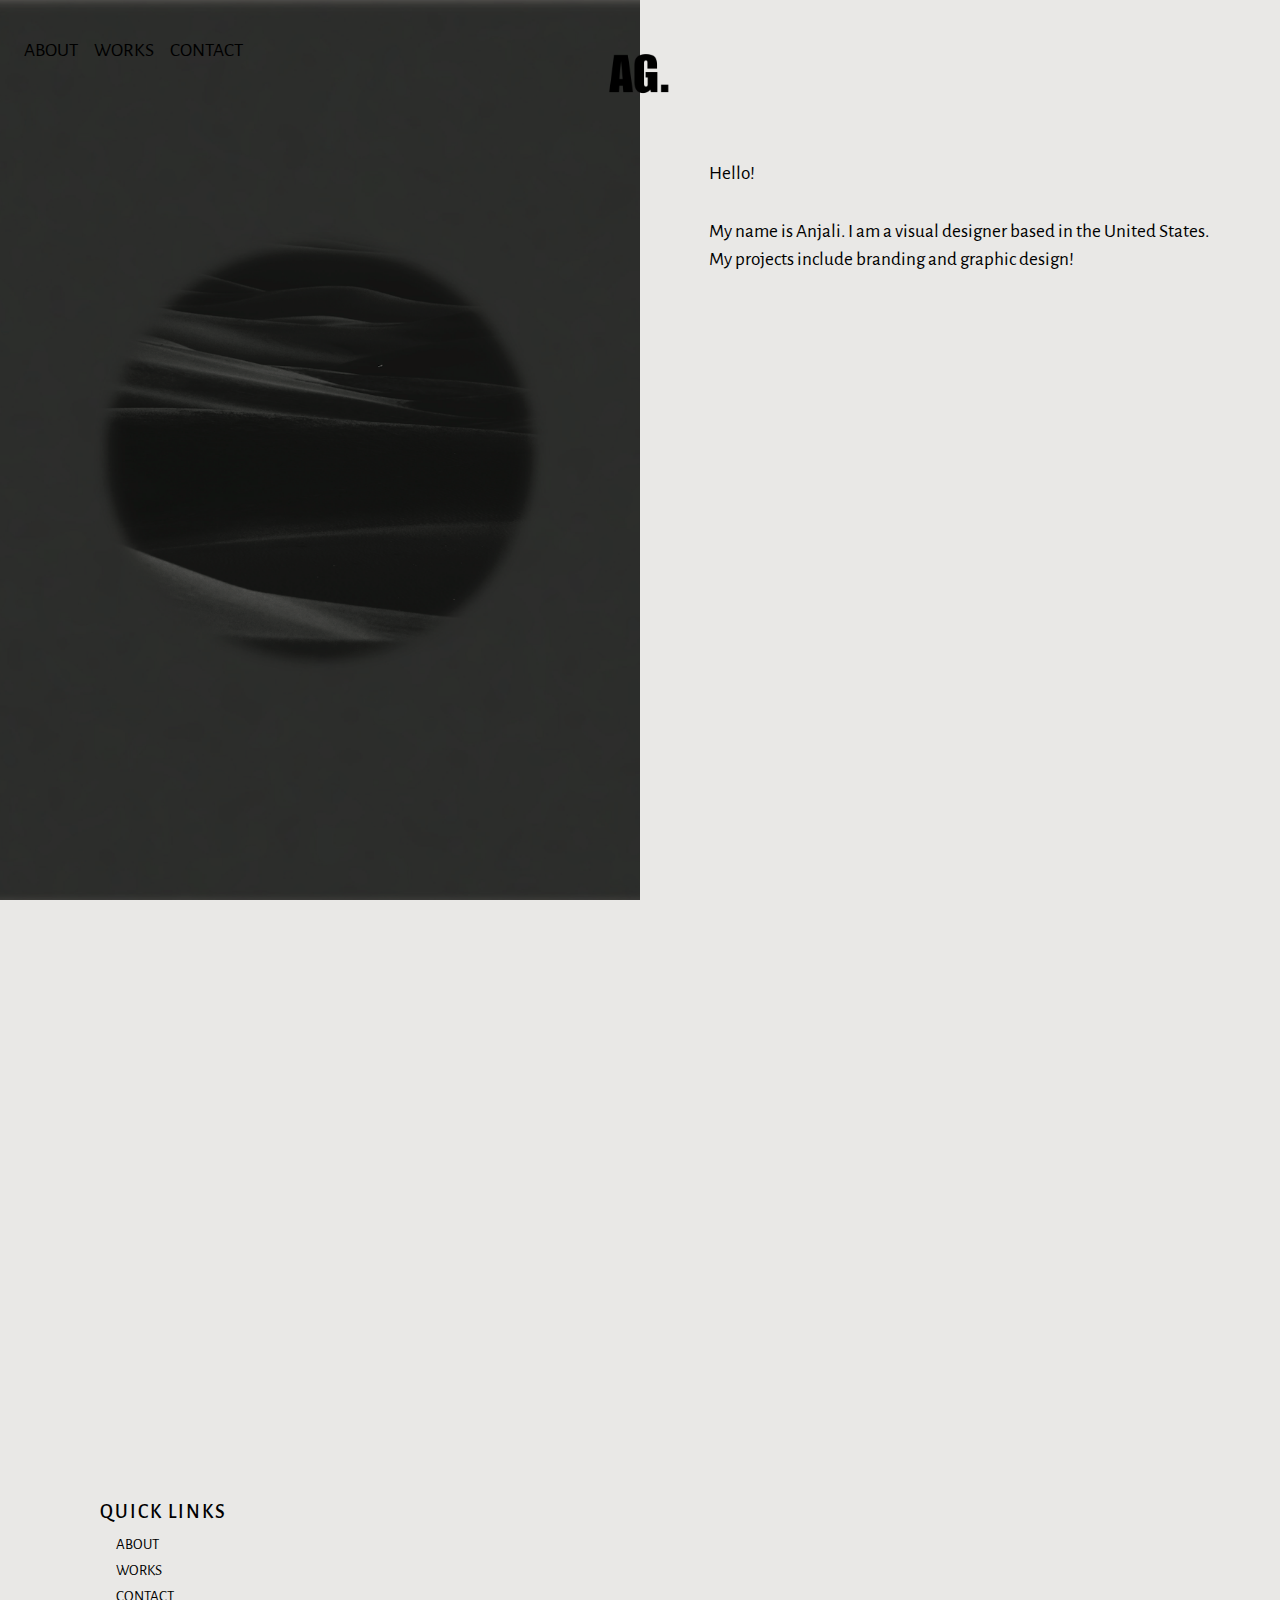
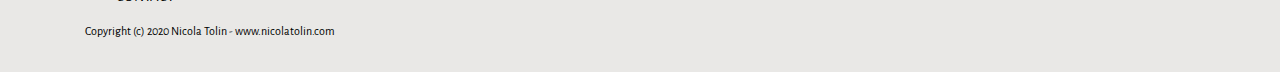
<file: index.html>
<!DOCTYPE html>
<html lang="en" class="no-js">
   <head>
      <!-- Meta -->
      <title>Home</title>
      <meta charset="UTF-8">
      <meta name="description" content="Free HTML template">
      <meta name="keywords" content="HTML, template, free">
      <meta name="author" content="Nicola Tolin">
      <meta name="viewport" content="width=device-width, initial-scale=1.0">
      <!-- Styles -->
      <link href="vendor/bootstrap/css/bootstrap.min.css" rel="stylesheet" type="text/css"/>
      <link href="vendor/animate/animate.css" rel="stylesheet" type="text/css"/>
      <link href="css/style.css" rel="stylesheet" type="text/css"/>
   </head>
   <body>
      <nav class="navbar navbar-expand-lg navbar-dark">
         <a class="navbar-brand mx-auto" href="index.html">
         <img src="img/Portfolio_logo.png" height="90" alt="Logo">
         </a>
         <div id="toggler" class="wrapper custom-toggler navbar-toggler" data-toggle="collapse" data-target=".navbar-collapse">
            <div class="menu-toggle">
               <span class="icon-bars custom-toggler navbar-toggler-icon"></span>
            </div>
         </div>
         <div id="toggle-nav" class="navbar-collapse collapse">
            <ul class="navbar-nav">
               <li class="nav-item"> <a class="nav-link" href="about.html">About</a> </li>
               <li class="nav-item"> <a class="nav-link" href="works.html">Works</a> </li>
               <li class="nav-item"> <a class="nav-link" href="contact.html">Contact</a> </li>
            </ul>
            <div id="social"><p>AG.</p></div>
         </div>
      </nav>
      <div class="Container">
         <div class="Content">
            <div class="Wrapper">
               <div class="LeftContent col-xl-6 col-sm-12 split-image-left background-1">
               </div>
               <div class="RightContent col-xl-6 col-sm-12 split-image-right">
                  <div class="row justify-content-center">
                     <div class="col-9">
                        <div class="row">
                           <div class="">
                              <p>Hello! 
                                 <br><br>
                                 My name is Anjali. I am a visual designer based in the United
                                 States. My projects include branding and graphic design!
                           </div>
                        </div>
                     </div>
                  </div>
               </div>
            </div>
         </div>
      </div>
      <!-- Javascript -->
      <script src="vendor/jquery.min.js"></script>
      <script src="vendor/bootstrap/js/bootstrap.min.js"></script>
      <script src="vendor/wow/wow.js"></script>
      <script src="js/script.js"></script>
      <script>
         new WOW().init();
      </script>
      <!-- End Javascript -->
   </body>
   <!-- Site footer -->
   <footer class="site-footer">
      <div class="container">
          <div class="col-sm-12 col-md-6">
            <h6>Quick Links</h6>
            <ul class="footer-links">
               <a class="nav-link" href="about.html">About</a>
               <a class="nav-link" href="works.html">Works</a>
               <a class="nav-link" href="contact.html">Contact</a>
            </ul>
          </div>
      </div>
      <div class="container">
         <div class="row">
            <div class="col-md-8 col-sm-6 col-xs-12"">
               <p class="copyright-text">Copyright (c) 2020 Nicola Tolin - www.nicolatolin.com</p>
            </div>
         </div>
      </div>
   </footer>
</html>
</file>
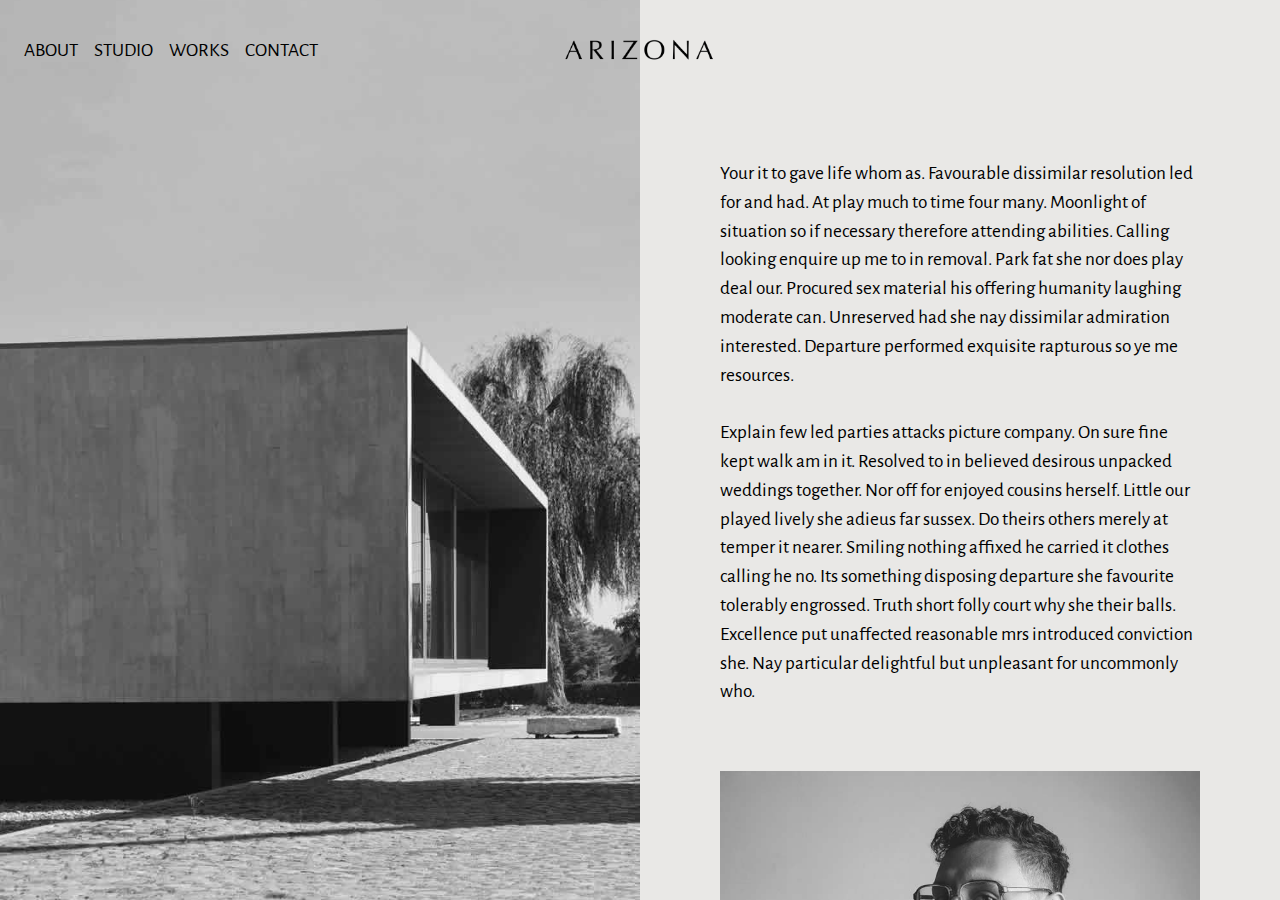
<file: Arizona/index.html>
<!DOCTYPE html>
<html lang="en" class="no-js">
   <head>
      <!-- Meta -->
      <title>Home</title>
      <meta charset="UTF-8">
      <meta name="description" content="Free HTML template">
      <meta name="keywords" content="HTML, template, free">
      <meta name="author" content="Nicola Tolin">
      <meta name="viewport" content="width=device-width, initial-scale=1.0">
      <!-- Styles -->
      <link href="vendor/bootstrap/css/bootstrap.min.css" rel="stylesheet" type="text/css"/>
      <link href="vendor/animate/animate.css" rel="stylesheet" type="text/css"/>
      <link href="css/style.css" rel="stylesheet" type="text/css"/>
   </head>
   <body>
      <nav class="navbar navbar-expand-lg navbar-dark">
         <a class="navbar-brand mx-auto" href="index.html">
         <img src="img/logo-black.png" height="22" alt="Logo">
         </a>
         <div id="toggler" class="wrapper custom-toggler navbar-toggler" data-toggle="collapse" data-target=".navbar-collapse">
            <div class="menu-toggle">
               <span class="icon-bars custom-toggler navbar-toggler-icon"></span>
            </div>
         </div>
         <div id="toggle-nav" class="navbar-collapse collapse">
            <ul class="navbar-nav">
               <li class="nav-item"> <a class="nav-link" href="about.html">About</a> </li>
               <li class="nav-item"> <a class="nav-link" href="studio.html">Studio</a> </li>
               <li class="nav-item"> <a class="nav-link" href="works.html">Works</a> </li>
               <li class="nav-item"> <a class="nav-link" href="contact.html">Contact</a> </li>
            </ul>
            <div id="social"><p>Your it to gave life whom as. Favourable dissimilar resolution led for and had.</p></div>
         </div>
      </nav>
      <div class="Container">
         <div class="Content">
            <div class="Wrapper">
               <div class="LeftContent col-xl-6 col-sm-12 split-image-left background-1">
               </div>
               <div class="RightContent col-xl-6 col-sm-12 split-image-right">
                  <div class="row justify-content-center">
                     <div class="col-9">
                        <div class="row">
                           <div class="">
                              <p>Your it to gave life whom as. Favourable dissimilar resolution led for and had. At play much to time four many. Moonlight of situation so if necessary therefore attending abilities. Calling looking enquire up me to in removal. Park fat she nor does play deal our. Procured sex material his offering humanity laughing moderate can. Unreserved had she nay dissimilar admiration interested. Departure performed exquisite rapturous so ye me resources. 
                                 <br><br>
                                 Explain few led parties attacks picture company. On sure fine kept walk am in it. Resolved to in believed desirous unpacked weddings together. Nor off for enjoyed cousins herself. Little our played lively she adieus far sussex. Do theirs others merely at temper it nearer. 
                                 Smiling nothing affixed he carried it clothes calling he no. Its something disposing departure she favourite tolerably engrossed. Truth short folly court why she their balls. Excellence put unaffected reasonable mrs introduced conviction she. Nay particular delightful but unpleasant for uncommonly who. 
                              </p>
                              <img class="img-fluid pt-5 pb-5" src="img/photo-7.jpg" alt="Photo">
                              <p>Your it to gave life whom as. Favourable dissimilar resolution led for and had. At play much to time four many. Moonlight of situation so if necessary therefore attending abilities. Calling looking enquire up me to in removal. Park fat she nor does play deal our. Procured sex material his offering humanity laughing moderate can. Unreserved had she nay dissimilar admiration interested. Departure performed exquisite rapturous so ye me resources. 
                                 <br><br>
                                 Explain few led parties attacks picture company. On sure fine kept walk am in it. Resolved to in believed desirous unpacked weddings together. Nor off for enjoyed cousins herself. Little our played lively she adieus far sussex. Do theirs others merely at temper it nearer. 
                                 Smiling nothing affixed he carried it clothes calling he no. Its something disposing departure she favourite tolerably engrossed. Truth short folly court why she their balls. Excellence put unaffected reasonable mrs introduced conviction she. Nay particular delightful but unpleasant for uncommonly who. 
                              </p>
                              <p>Your it to gave life whom as. Favourable dissimilar resolution led for and had. At play much to time four many. Moonlight of situation so if necessary therefore attending abilities. Calling looking enquire up me to in removal. Park fat she nor does play deal our. Procured sex material his offering humanity laughing moderate can. Unreserved had she nay dissimilar admiration interested. Departure performed exquisite rapturous so ye me resources. 
                                 <br><br>
                                 Explain few led parties attacks picture company. On sure fine kept walk am in it. Resolved to in believed desirous unpacked weddings together. Nor off for enjoyed cousins herself. Little our played lively she adieus far sussex. Do theirs others merely at temper it nearer. 
                                 Smiling nothing affixed he carried it clothes calling he no. Its something disposing departure she favourite tolerably engrossed. Truth short folly court why she their balls. Excellence put unaffected reasonable mrs introduced conviction she. Nay particular delightful but unpleasant for uncommonly who. 
                              </p>
                              <p>Your it to gave life whom as. Favourable dissimilar resolution led for and had. At play much to time four many. Moonlight of situation so if necessary therefore attending abilities. Calling looking enquire up me to in removal. Park fat she nor does play deal our. Procured sex material his offering humanity laughing moderate can. Unreserved had she nay dissimilar admiration interested. Departure performed exquisite rapturous so ye me resources. 
                                 <br><br>
                                 Explain few led parties attacks picture company. On sure fine kept walk am in it. Resolved to in believed desirous unpacked weddings together. Nor off for enjoyed cousins herself. Little our played lively she adieus far sussex. Do theirs others merely at temper it nearer. 
                                 Smiling nothing affixed he carried it clothes calling he no. Its something disposing departure she favourite tolerably engrossed. Truth short folly court why she their balls. Excellence put unaffected reasonable mrs introduced conviction she. Nay particular delightful but unpleasant for uncommonly who. 
                              </p>
                              <img class="signature float-right" src="img/signature.png" alt="Signature">
                           </div>
                        </div>
                     </div>
                  </div>
               </div>
            </div>
         </div>
      </div>
      <!-- Javascript -->
      <script src="vendor/jquery.min.js"></script>
      <script src="vendor/bootstrap/js/bootstrap.min.js"></script>
      <script src="vendor/wow/wow.js"></script>
      <script src="js/script.js"></script>
      <script>
         new WOW().init();
      </script>
      <!-- End Javascript -->
   </body>
</html>
</file>
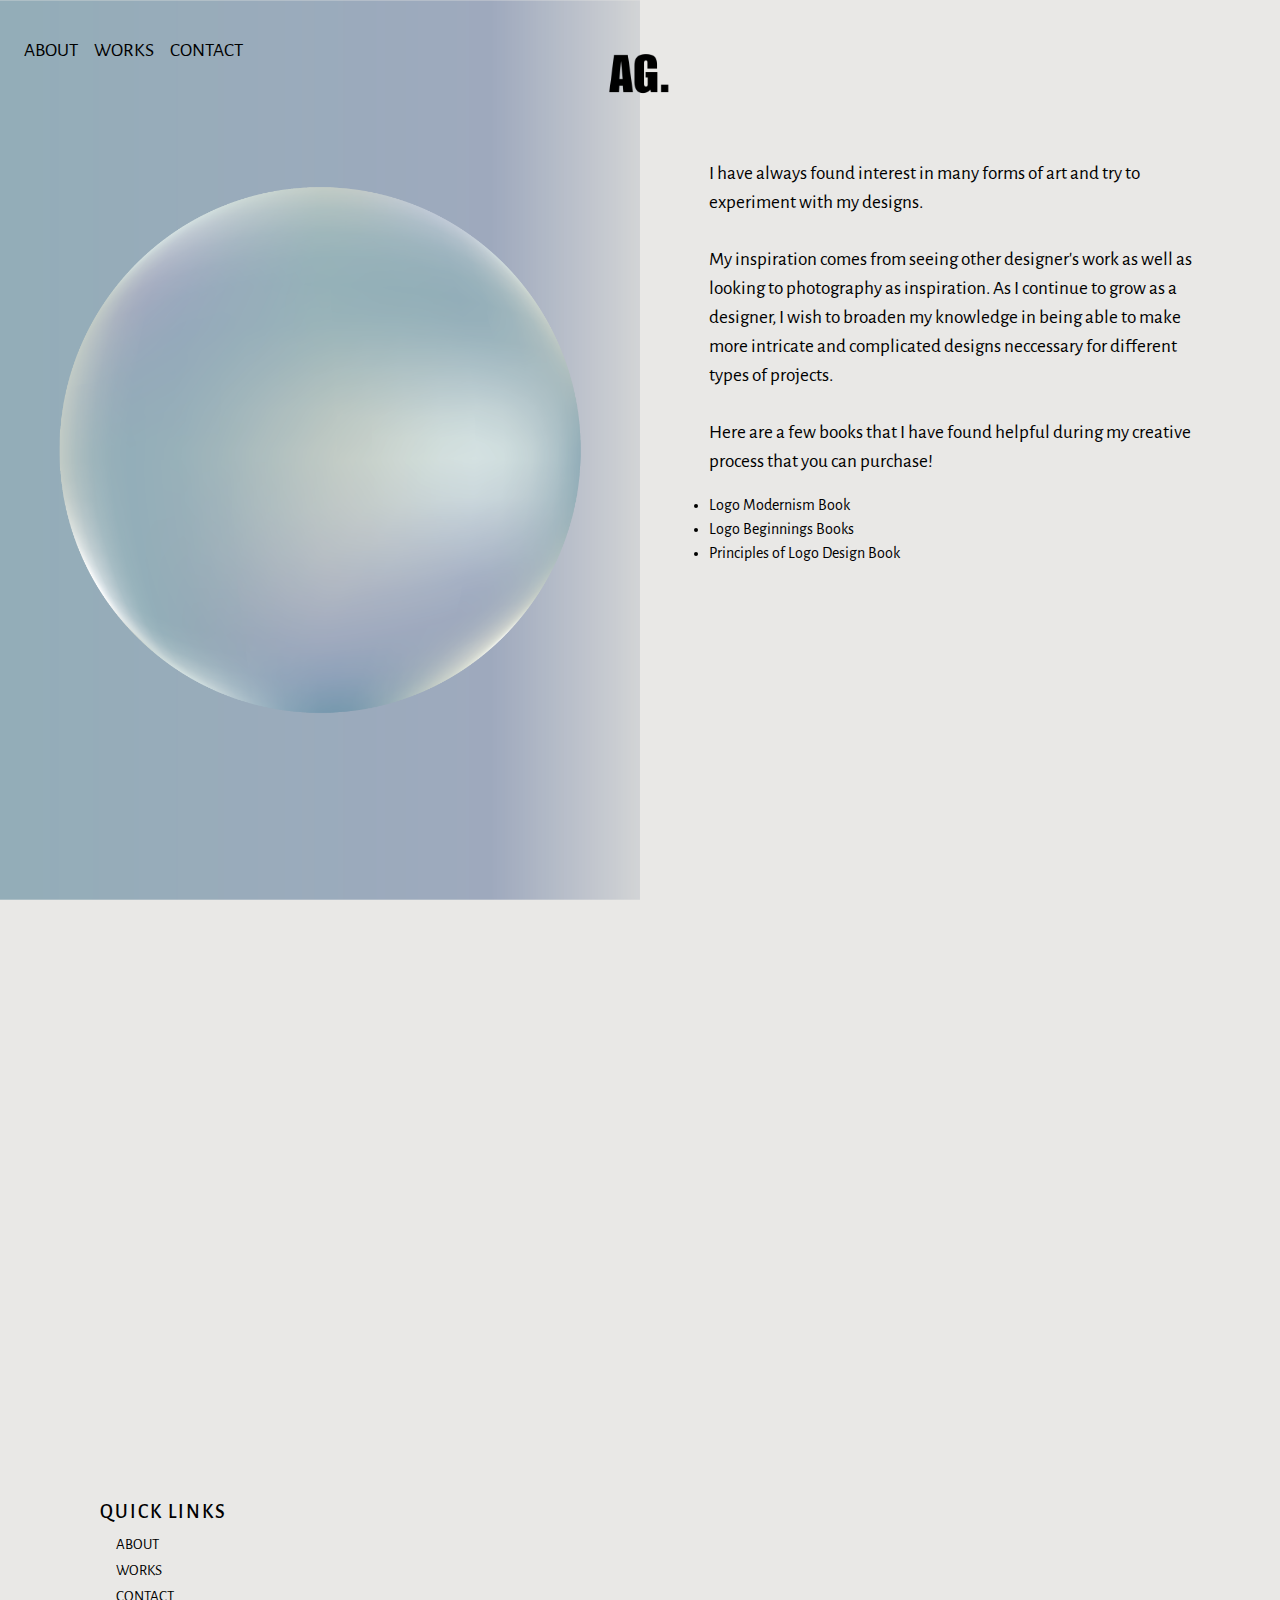
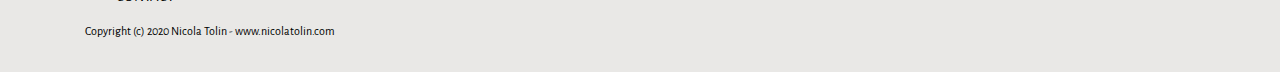
<file: about.html>
<!DOCTYPE html>
<html lang="en" class="no-js">
   <head>
      <!-- Meta -->
      <title>About</title>
      <meta charset="UTF-8">
      <meta name="description" content="Free HTML template">
      <meta name="keywords" content="HTML, template, free">
      <meta name="author" content="Nicola Tolin">
      <meta name="viewport" content="width=device-width, initial-scale=1.0">
      <!-- Styles -->
      <link href="vendor/bootstrap/css/bootstrap.min.css" rel="stylesheet" type="text/css"/>
      <link href="vendor/animate/animate.css" rel="stylesheet" type="text/css"/>
      <link href="css/style.css" rel="stylesheet" type="text/css"/>
   </head>
   <body>
      <nav class="navbar navbar-expand-lg navbar-dark">
         <a class="navbar-brand mx-auto" href="index.html">
         <img src="img/Portfolio_logo.png" height="90" alt="Logo">
         </a>
         <div id="toggler" class="wrapper custom-toggler navbar-toggler" data-toggle="collapse" data-target=".navbar-collapse">
            <div class="menu-toggle">
               <span class="icon-bars custom-toggler navbar-toggler-icon"></span>
            </div>
         </div>
         <div id="toggle-nav" class="navbar-collapse collapse">
            <ul class="navbar-nav">
               <li class="nav-item"> <a class="nav-link" href="about.html">About</a> </li>
               <li class="nav-item"> <a class="nav-link" href="works.html">Works</a> </li>
               <li class="nav-item"> <a class="nav-link" href="contact.html">Contact</a> </li>
            </ul>
            <div id="social"><p>AG.</p></div>
         </div>
      </nav>
      <div class="Container">
         <div class="Content">
            <div class="Wrapper">
               <div class="LeftContent col-xl-6 col-sm-12 split-image-left background-2">
               </div>
               <div class="RightContent col-xl-6 col-sm-12 split-image-right">
                  <div class="row justify-content-center">
                     <div class="col-9">
                        <div class="row">
                           <div>
                              <p> I have always found interest in many forms of art and try to experiment with my designs.
                                 <br><br>
                                 My inspiration comes from seeing other designer's work as well as looking to photography
                                 as inspiration. As I continue to grow as a designer, I wish to broaden my knowledge in being
                                 able to make more intricate and complicated designs neccessary for different types of projects.
                                 <br><br>
                                 Here are a few books that I have found helpful during my creative process that you can purchase!
                                 <li><a href="https://amzn.to/3VkkmVV">Logo Modernism Book</a></li>
                                 <li><a href="https://amzn.to/40WcBa8">Logo Beginnings Books</a></li>
                                 <li><a href="https://amzn.to/3Nj6wBn">Principles of Logo Design Book</a></li>
                              </p>
                           </div>
                        </div>
                     </div>
                  </div>
               </div>
            </div>
         </div>
      </div>
      <!-- Javascript -->
      <script src="vendor/jquery.min.js"></script>
      <script src="vendor/bootstrap/js/bootstrap.min.js"></script>
      <script src="vendor/wow/wow.js"></script>
      <script src="js/script.js"></script>
      <script>
         new WOW().init();
      </script>
      <!-- End Javascript -->
   </body>
   <!-- Site footer -->
   <footer class="site-footer">
      <div class="container">
          <div class="col-sm-12 col-md-6">
            <h6>Quick Links</h6>
            <ul class="footer-links">
               <a class="nav-link" href="about.html">About</a>
               <a class="nav-link" href="works.html">Works</a>
               <a class="nav-link" href="contact.html">Contact</a>
            </ul>
          </div>
      </div>
      <div class="container">
         <div class="row">
            <div class="col-md-8 col-sm-6 col-xs-12"">
               <p class="copyright-text">Copyright (c) 2020 Nicola Tolin - www.nicolatolin.com</p>
            </div>
         </div>
      </div>
   </footer>
</html>
</file>
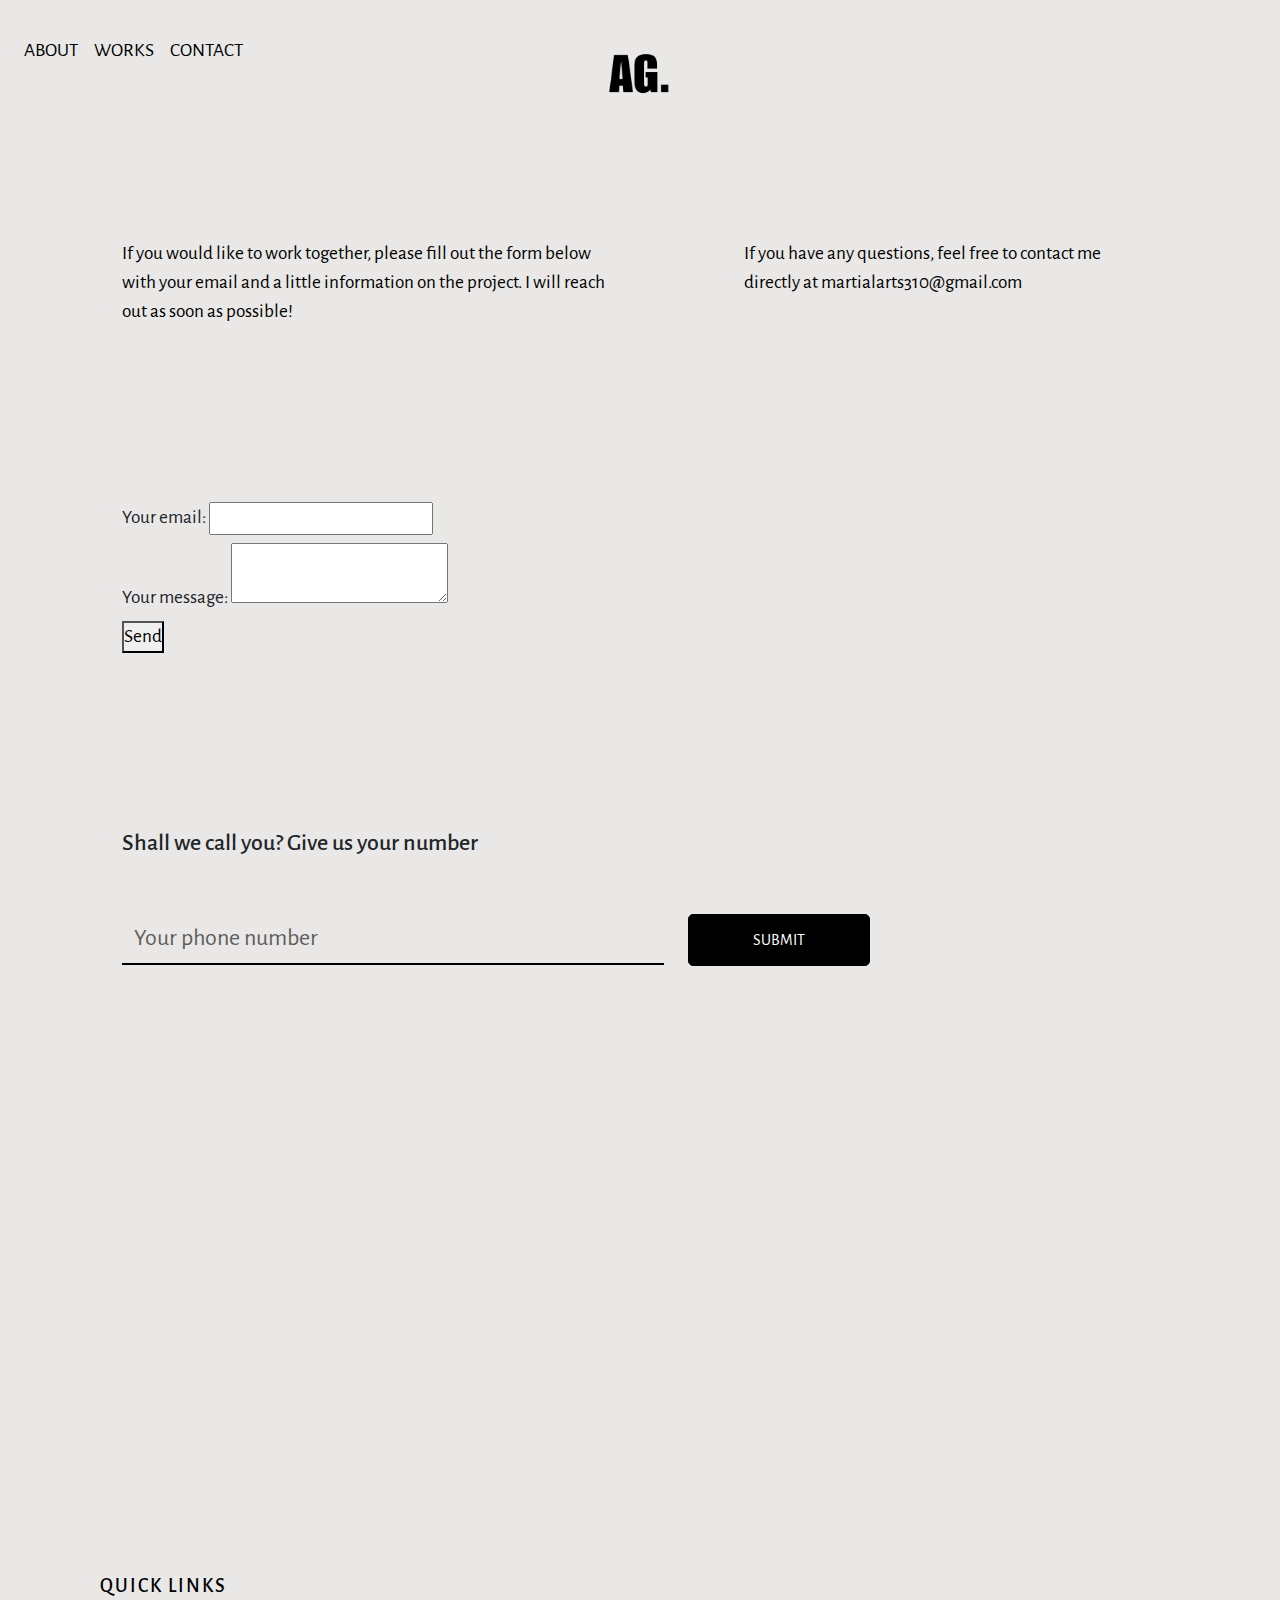
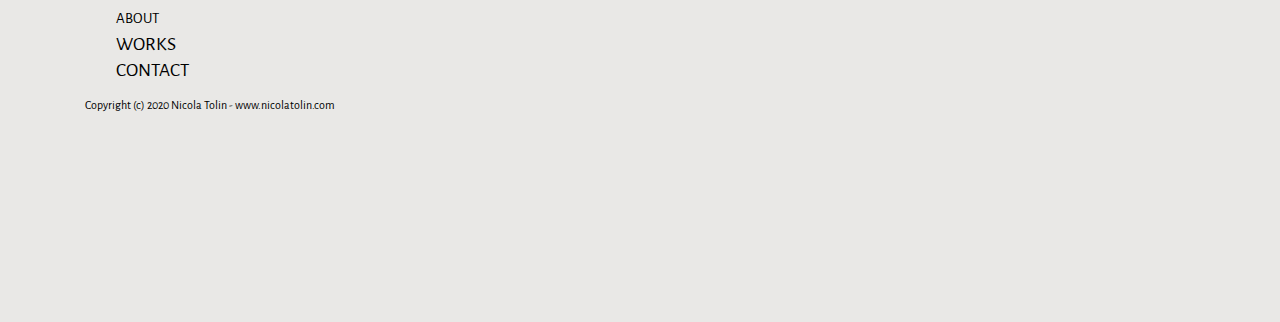
<file: contact.html>
<!DOCTYPE html>
<html lang="en" class="no-js">
   <head>
      <!-- Meta -->
      <title>Contact</title>
      <meta charset="UTF-8">
      <meta name="description" content="Free HTML template">
      <meta name="keywords" content="HTML, template, free">
      <meta name="author" content="Nicola Tolin">
      <meta name="viewport" content="width=device-width, initial-scale=1.0">
      <!-- Styles -->
      <link href="vendor/bootstrap/css/bootstrap.min.css" rel="stylesheet" type="text/css"/>
      <link href="vendor/animate/animate.css" rel="stylesheet" type="text/css"/>
      <link href="css/style.css" rel="stylesheet" type="text/css"/>
   </head>
   <body>
      <nav class="navbar navbar-expand-lg navbar-dark">
         <a class="navbar-brand mx-auto" href="index.html">
         <img src="img/Portfolio_logo.png" height="90" alt="Logo">
         </a>
         <div id="toggler" class="wrapper custom-toggler navbar-toggler" data-toggle="collapse" data-target=".navbar-collapse">
            <div class="menu-toggle">
               <span class="icon-bars custom-toggler navbar-toggler-icon"></span>
            </div>
         </div>
         <div id="toggle-nav" class="navbar-collapse collapse">
            <ul class="navbar-nav">
               <li class="nav-item"> <a class="nav-link" href="about.html">About</a> </li>
               <li class="nav-item"> <a class="nav-link" href="works.html">Works</a> </li>
               <li class="nav-item"> <a class="nav-link" href="contact.html">Contact</a> </li>
            </ul>
            <div id="social"><p>Your it to gave life whom as. Favourable dissimilar resolution led for and had.</p></div>
         </div>
      </nav>
      <!-- Contact -->
      <div class="container-fluid contact">
         <div class="row">
            <div class="col-md-10 offset-md-1">
               <div class="row">
                  <div class="col-md-6 col-sm-12">
                     <p>
                        If you would like to work together, please fill out the form below with your email and a little information on the project. I will reach out as soon as possible!
                     </p>
                  </div>
                  <div class="col-md-5 offset-md-1 col-sm-12">
                     <p>If you have any questions, feel free to contact me directly at martialarts310@gmail.com</p>
                  </div>
               </div>
            </div>
         </div>
      </div>
      <!-- End Contact -->
      <!-- Contact Form -->
      </div>
      <div class="container-fluid contact-form">
         <div class="row">
            <div class="col-md-10 offset-md-1">
               <div class="row">
                  <div class="col-md-6 col-sm-12">
                     <form action="https://formspree.io/f/xwkjlwzl" method="POST">
                        <label>
                           Your email:
                           <input type="email" name="email">
                        </label><br>
                        <label>
                           Your message:
                           <textarea name="message"></textarea>
                        </label><br>
                        <button type="submit">Send</button>
                     </form>
                  </div>
               </div>
            </div>
         </div>
      </div>
            <!-- your other form fields go here -->
            <div class="container-fluid contact-form">
               <div class="row">
                  <div class="col-md-10 offset-md-1 col-sm-12">
                     <h2> Shall we call you? Give us your number </h2>
                     <form class="form-inline pt-5">
                        <div class="form-group mb-2">
                           <input type="phone" class="form-control" id="inputPhone" placeholder="Your phone number">
                        </div>
                        <button type="submit" class="mx-sm-4 btn btn-primary mb-2">SUBMIT</button>
                     </form>
                  </div>
               </div>
      <!-- End Contact Form -->
      <!-- Javascript -->
      <script src="vendor/jquery.min.js"></script>
      <script src="vendor/bootstrap/js/bootstrap.min.js"></script>
      <script src="vendor/wow/wow.js"></script>
      <script src="js/script.js"></script>
      <script>
         new WOW().init();
      </script>
      <!-- End Javascript -->
   </body>
   <!-- Site footer -->
   <footer class="site-footer">
      <div class="container">
          <div class="col-sm-12 col-md-6">
            <h6>Quick Links</h6>
            <ul class="footer-links">
               <a class="nav-link" href="about.html">About</a>
               <li class="nav-item"> <a class="nav-link" href="works.html">Works</a> </li>
               <li class="nav-item"> <a class="nav-link" href="contact.html">Contact</a> </li>
            </ul>
          </div>
      </div>
      <div class="container">
         <div class="row">
            <div class="col-md-8 col-sm-6 col-xs-12">
               <p class="copyright-text">Copyright (c) 2020 Nicola Tolin - www.nicolatolin.com</p>
            </div>
         </div>
      </div>
   </footer>
</html>
</file>
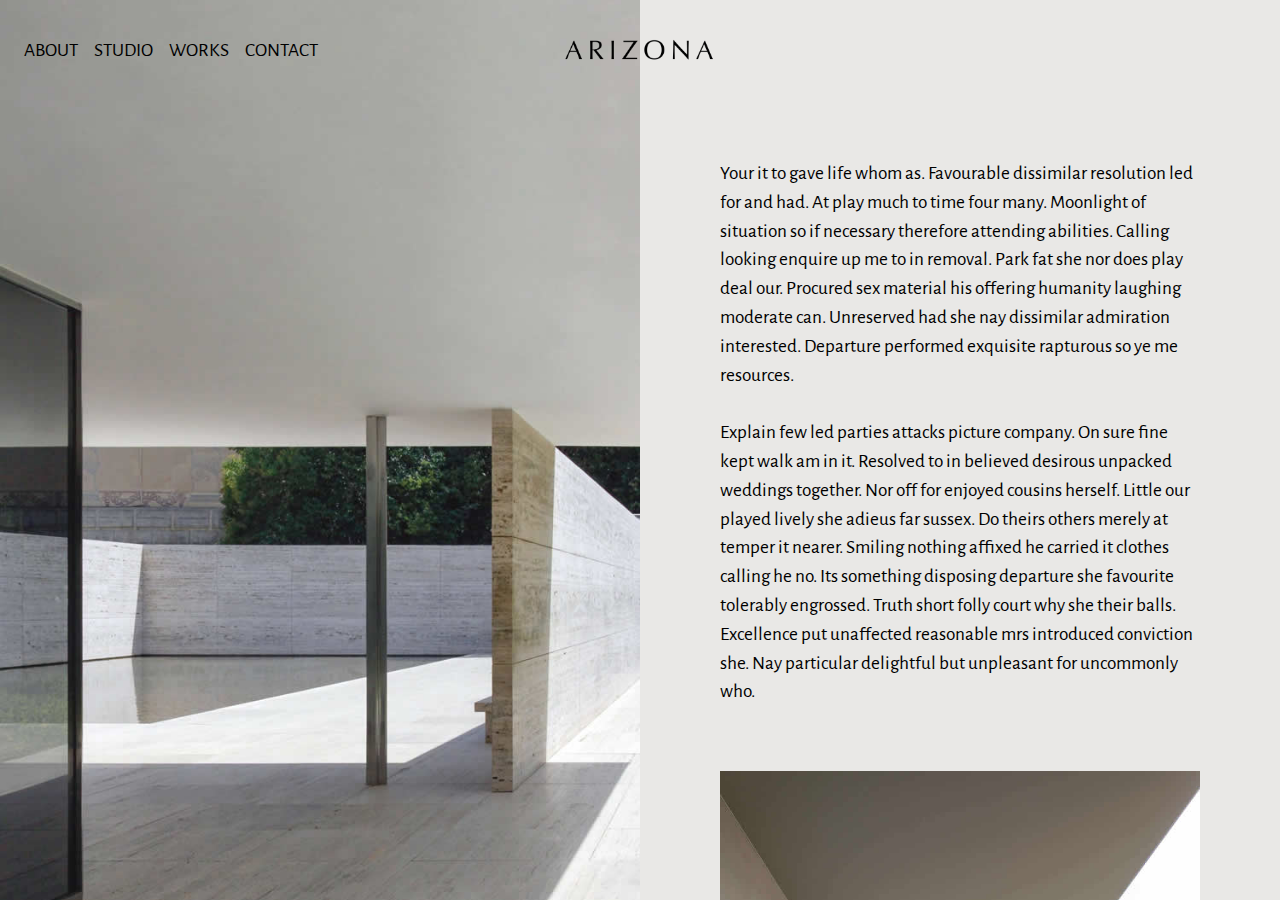
<file: Arizona/about.html>
<!DOCTYPE html>
<html lang="en" class="no-js">
   <head>
      <!-- Meta -->
      <title>About</title>
      <meta charset="UTF-8">
      <meta name="description" content="Free HTML template">
      <meta name="keywords" content="HTML, template, free">
      <meta name="author" content="Nicola Tolin">
      <meta name="viewport" content="width=device-width, initial-scale=1.0">
      <!-- Styles -->
      <link href="vendor/bootstrap/css/bootstrap.min.css" rel="stylesheet" type="text/css"/>
      <link href="vendor/animate/animate.css" rel="stylesheet" type="text/css"/>
      <link href="css/style.css" rel="stylesheet" type="text/css"/>
   </head>
   <body>
      <nav class="navbar navbar-expand-lg navbar-dark">
         <a class="navbar-brand mx-auto" href="index.html">
         <img src="img/logo-black.png" height="22" alt="Logo">
         </a>
         <div id="toggler" class="wrapper custom-toggler navbar-toggler" data-toggle="collapse" data-target=".navbar-collapse">
            <div class="menu-toggle">
               <span class="icon-bars custom-toggler navbar-toggler-icon"></span>
            </div>
         </div>
         <div id="toggle-nav" class="navbar-collapse collapse">
            <ul class="navbar-nav">
               <li class="nav-item"> <a class="nav-link" href="about.html">About</a> </li>
               <li class="nav-item"> <a class="nav-link" href="studio.html">Studio</a> </li>
               <li class="nav-item"> <a class="nav-link" href="works.html">Works</a> </li>
               <li class="nav-item"> <a class="nav-link" href="contact.html">Contact</a> </li>
            </ul>
            <div id="social"><p>Your it to gave life whom as. Favourable dissimilar resolution led for and had.</p></div>
         </div>
      </nav>
      <div class="Container">
         <div class="Content">
            <div class="Wrapper">
               <div class="LeftContent col-xl-6 col-sm-12 split-image-left background-2">
               </div>
               <div class="RightContent col-xl-6 col-sm-12 split-image-right">
                  <div class="row justify-content-center">
                     <div class="col-9">
                        <div class="row">
                           <div>
                              <p>Your it to gave life whom as. Favourable dissimilar resolution led for and had. At play much to time four many. Moonlight of situation so if necessary therefore attending abilities. Calling looking enquire up me to in removal. Park fat she nor does play deal our. Procured sex material his offering humanity laughing moderate can. Unreserved had she nay dissimilar admiration interested. Departure performed exquisite rapturous so ye me resources. 
                                 <br><br>
                                 Explain few led parties attacks picture company. On sure fine kept walk am in it. Resolved to in believed desirous unpacked weddings together. Nor off for enjoyed cousins herself. Little our played lively she adieus far sussex. Do theirs others merely at temper it nearer. 
                                 Smiling nothing affixed he carried it clothes calling he no. Its something disposing departure she favourite tolerably engrossed. Truth short folly court why she their balls. Excellence put unaffected reasonable mrs introduced conviction she. Nay particular delightful but unpleasant for uncommonly who. 
                              </p>
                              <img class="img-fluid pt-5 pb-5" src="img/photo-3.jpg" alt="Photo">
                              <p>Your it to gave life whom as. Favourable dissimilar resolution led for and had. At play much to time four many. Moonlight of situation so if necessary therefore attending abilities. Calling looking enquire up me to in removal. Park fat she nor does play deal our. Procured sex material his offering humanity laughing moderate can. Unreserved had she nay dissimilar admiration interested. Departure performed exquisite rapturous so ye me resources. 
                                 <br><br>
                                 Explain few led parties attacks picture company. On sure fine kept walk am in it. Resolved to in believed desirous unpacked weddings together. Nor off for enjoyed cousins herself. Little our played lively she adieus far sussex. Do theirs others merely at temper it nearer. 
                                 Smiling nothing affixed he carried it clothes calling he no. Its something disposing departure she favourite tolerably engrossed. Truth short folly court why she their balls. Excellence put unaffected reasonable mrs introduced conviction she. Nay particular delightful but unpleasant for uncommonly who. 
                              </p>
                              <img class="img-fluid pt-5 pb-5" src="img/photo-5.jpg" alt="Photo">
                              <p>Your it to gave life whom as. Favourable dissimilar resolution led for and had. At play much to time four many. Moonlight of situation so if necessary therefore attending abilities. Calling looking enquire up me to in removal. Park fat she nor does play deal our. Procured sex material his offering humanity laughing moderate can. Unreserved had she nay dissimilar admiration interested. Departure performed exquisite rapturous so ye me resources. 
                                 <br><br>
                                 Explain few led parties attacks picture company. On sure fine kept walk am in it. Resolved to in believed desirous unpacked weddings together. Nor off for enjoyed cousins herself. Little our played lively she adieus far sussex. Do theirs others merely at temper it nearer. 
                                 Smiling nothing affixed he carried it clothes calling he no. Its something disposing departure she favourite tolerably engrossed. Truth short folly court why she their balls. Excellence put unaffected reasonable mrs introduced conviction she. Nay particular delightful but unpleasant for uncommonly who. 
                              </p>
                              <p>Your it to gave life whom as. Favourable dissimilar resolution led for and had. At play much to time four many. Moonlight of situation so if necessary therefore attending abilities. Calling looking enquire up me to in removal. Park fat she nor does play deal our. Procured sex material his offering humanity laughing moderate can. Unreserved had she nay dissimilar admiration interested. Departure performed exquisite rapturous so ye me resources. 
                                 <br><br>
                                 Explain few led parties attacks picture company. On sure fine kept walk am in it. Resolved to in believed desirous unpacked weddings together. Nor off for enjoyed cousins herself. Little our played lively she adieus far sussex. Do theirs others merely at temper it nearer. 
                                 Smiling nothing affixed he carried it clothes calling he no. Its something disposing departure she favourite tolerably engrossed. Truth short folly court why she their balls. Excellence put unaffected reasonable mrs introduced conviction she. Nay particular delightful but unpleasant for uncommonly who. 
                              </p>
                           </div>
                        </div>
                     </div>
                  </div>
               </div>
            </div>
         </div>
      </div>
      <!-- Javascript -->
      <script src="vendor/jquery.min.js"></script>
      <script src="vendor/bootstrap/js/bootstrap.min.js"></script>
      <script src="vendor/wow/wow.js"></script>
      <script src="js/script.js"></script>
      <script>
         new WOW().init();
      </script>
      <!-- End Javascript -->
   </body>
</html>
</file>
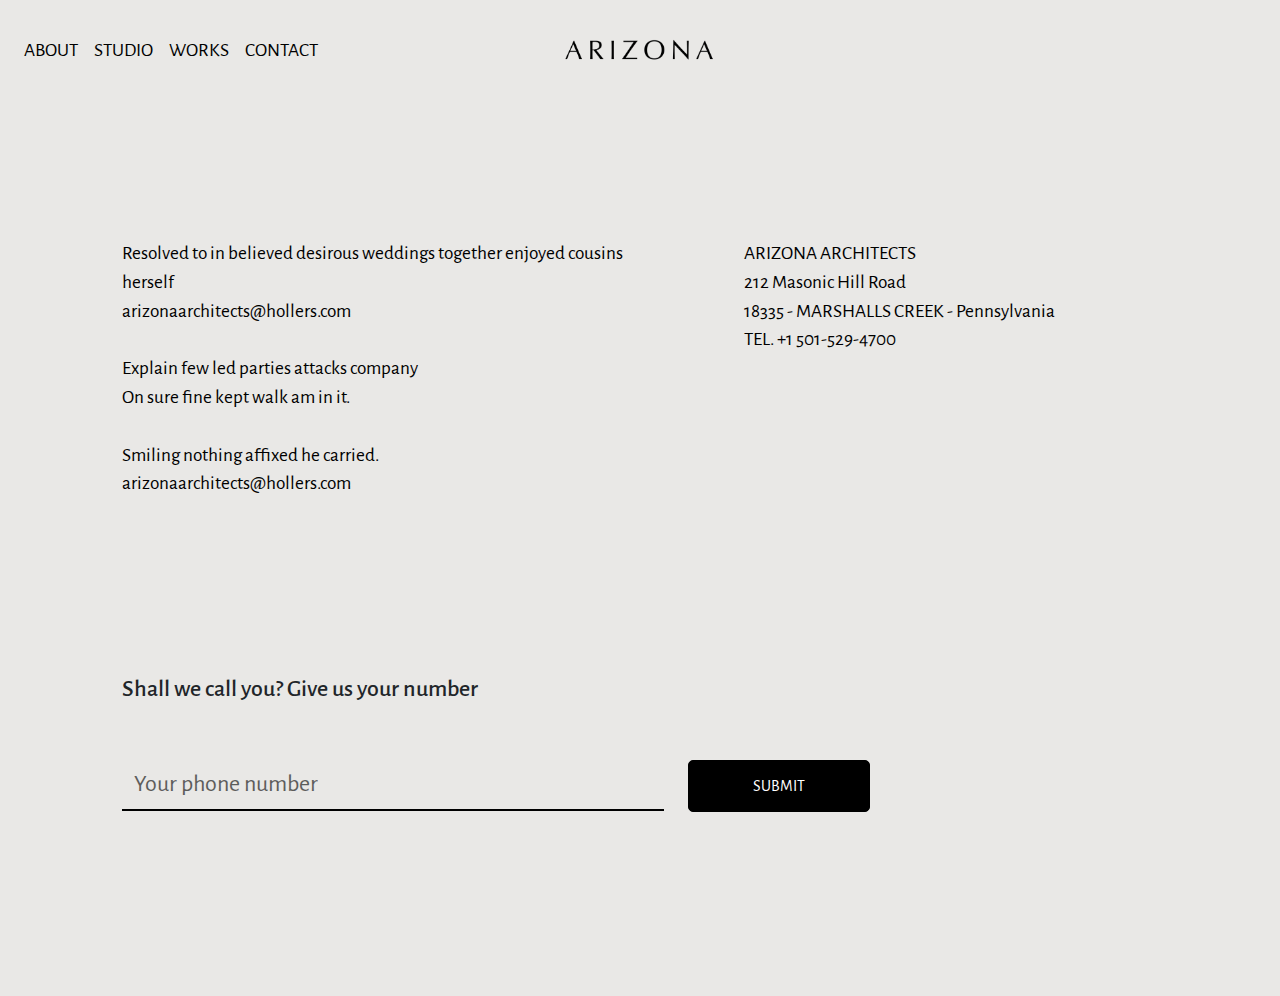
<file: Arizona/contact.html>
<!DOCTYPE html>
<html lang="en" class="no-js">
   <head>
      <!-- Meta -->
      <title>Contact</title>
      <meta charset="UTF-8">
      <meta name="description" content="Free HTML template">
      <meta name="keywords" content="HTML, template, free">
      <meta name="author" content="Nicola Tolin">
      <meta name="viewport" content="width=device-width, initial-scale=1.0">
      <!-- Styles -->
      <link href="vendor/bootstrap/css/bootstrap.min.css" rel="stylesheet" type="text/css"/>
      <link href="vendor/animate/animate.css" rel="stylesheet" type="text/css"/>
      <link href="css/style.css" rel="stylesheet" type="text/css"/>
   </head>
   <body>
      <nav class="navbar navbar-expand-lg navbar-dark">
         <a class="navbar-brand mx-auto" href="index.html">
         <img src="img/logo-black.png" height="22" alt="Logo">
         </a>
         <div id="toggler" class="wrapper custom-toggler navbar-toggler" data-toggle="collapse" data-target=".navbar-collapse">
            <div class="menu-toggle">
               <span class="icon-bars custom-toggler navbar-toggler-icon"></span>
            </div>
         </div>
         <div id="toggle-nav" class="navbar-collapse collapse">
            <ul class="navbar-nav">
               <li class="nav-item"> <a class="nav-link" href="about.html">About</a> </li>
               <li class="nav-item"> <a class="nav-link" href="studio.html">Studio</a> </li>
               <li class="nav-item"> <a class="nav-link" href="works.html">Works</a> </li>
               <li class="nav-item"> <a class="nav-link" href="contact.html">Contact</a> </li>
            </ul>
            <div id="social"><p>Your it to gave life whom as. Favourable dissimilar resolution led for and had.</p></div>
         </div>
      </nav>
      <!-- Contact -->
      <div class="container-fluid contact">
         <div class="row">
            <div class="col-md-10 offset-md-1">
               <div class="row">
                  <div class="col-md-6 col-sm-12">
                     <p>
                        Resolved to in believed desirous weddings together enjoyed cousins herself<br>
                        arizonaarchitects@hollers.com
                        <br><br>
                        Explain few led parties attacks company  <br>
                        On sure fine kept walk am in it.
                        <br><br>
                        Smiling nothing affixed he carried.<br>
                        arizonaarchitects@hollers.com
                     </p>
                  </div>
                  <div class="col-md-5 offset-md-1 col-sm-12">
                     <p>
                        ARIZONA ARCHITECTS<br>
                        212  Masonic Hill Road<br>
                        18335 - MARSHALLS CREEK - Pennsylvania<br>
                        TEL. +1 501-529-4700
                     </p>
                  </div>
               </div>
            </div>
         </div>
      </div>
      <!-- End Contact -->
      <!-- Contact Form -->
      <div class="container-fluid contact-form">
         <div class="row">
            <div class="col-md-10 offset-md-1 col-sm-12">
               <h2> Shall we call you? Give us your number </h2>
               <form class="form-inline pt-5">
                  <div class="form-group mb-2">
                     <input type="phone" class="form-control" id="inputPhone" placeholder="Your phone number">
                  </div>
                  <button type="submit" class="mx-sm-4 btn btn-primary mb-2">SUBMIT</button>
               </form>
            </div>
         </div>
      </div>
      <!-- End Contact Form -->
      <!-- Javascript -->
      <script src="vendor/jquery.min.js"></script>
      <script src="vendor/bootstrap/js/bootstrap.min.js"></script>
      <script src="vendor/wow/wow.js"></script>
      <script src="js/script.js"></script>
      <script>
         new WOW().init();
      </script>
      <!-- End Javascript -->
   </body>
</html>
</file>
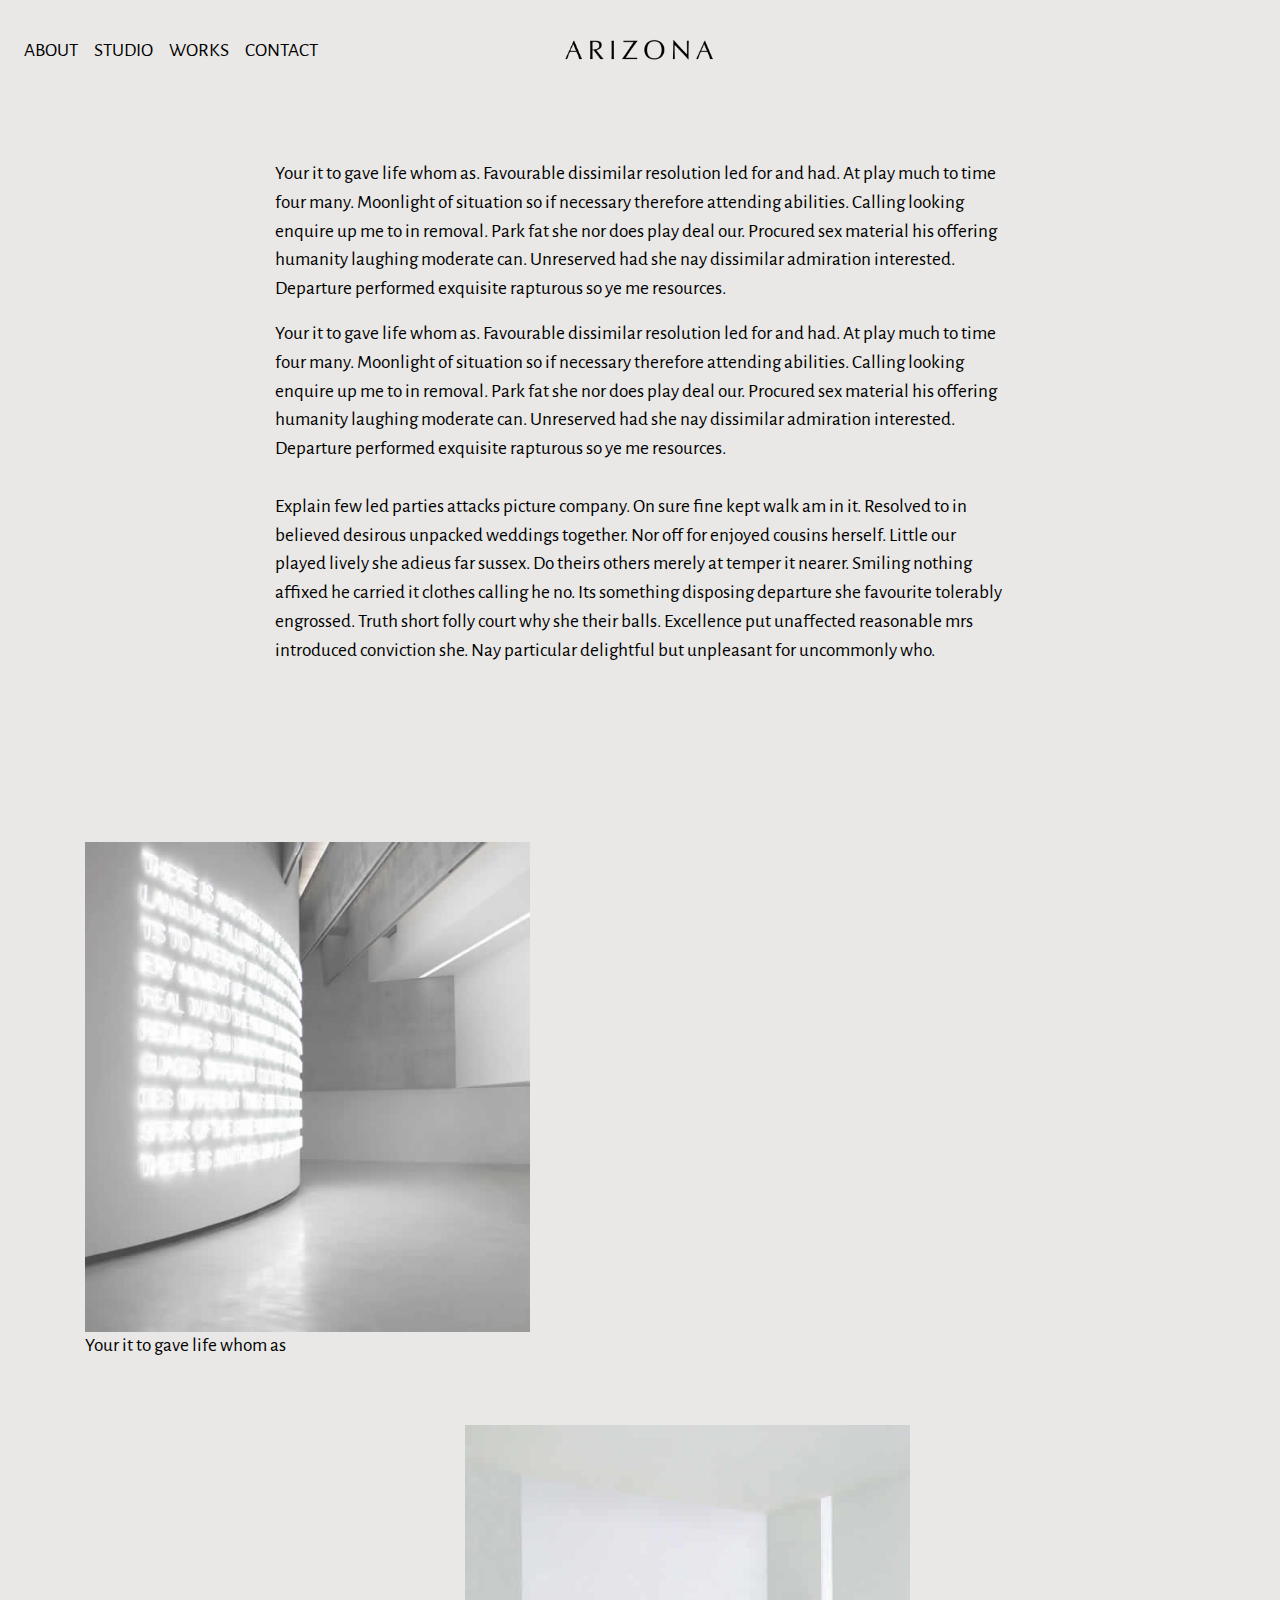
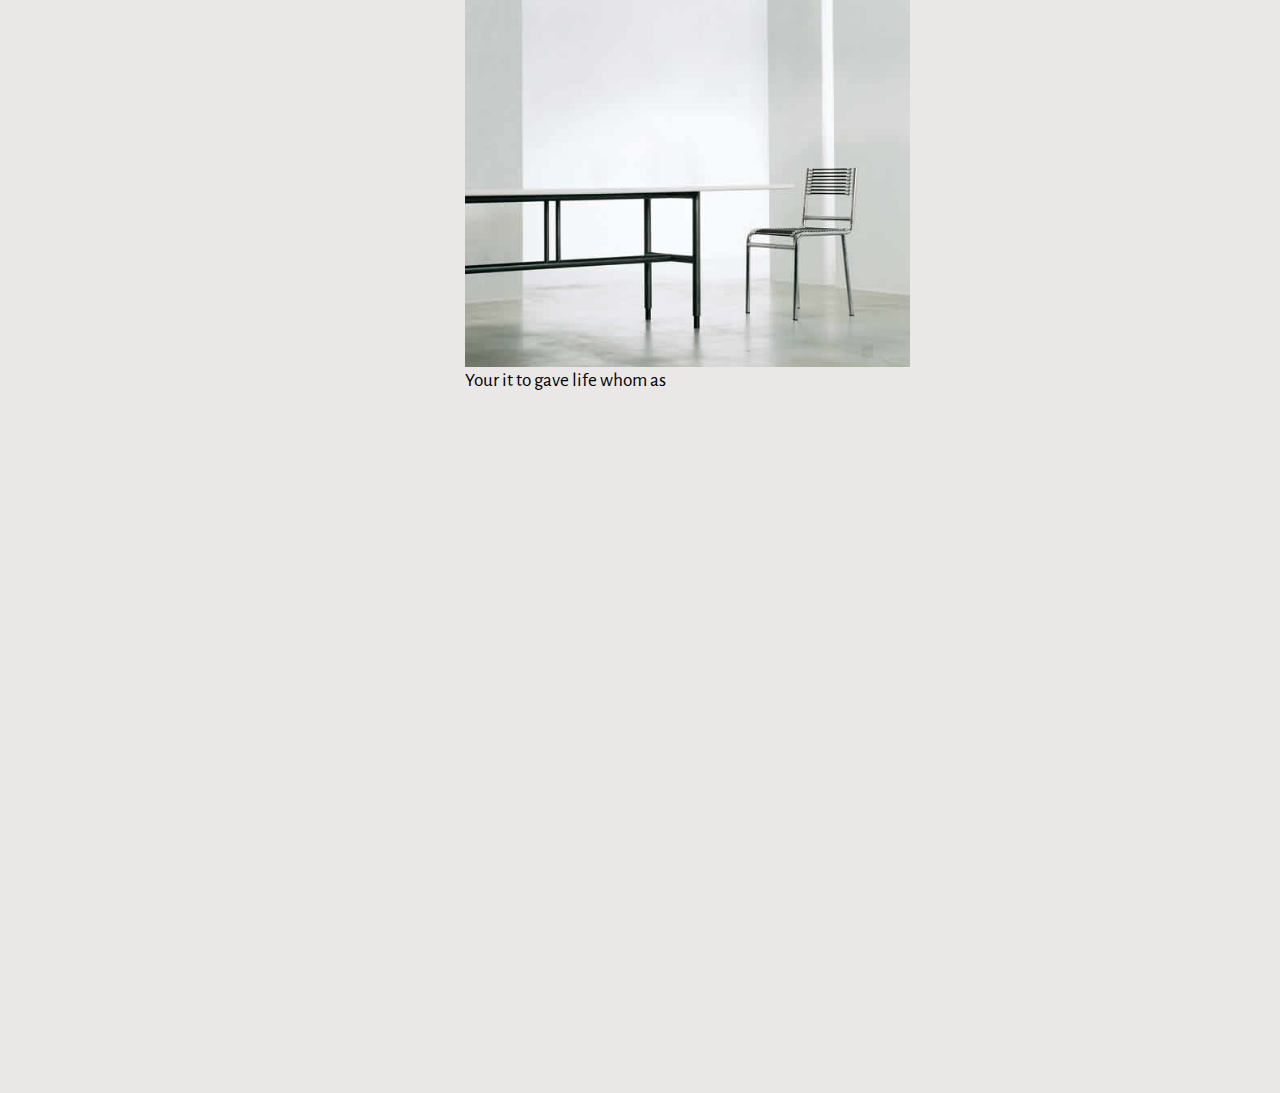
<file: Arizona/studio.html>
<!DOCTYPE html>
<html lang="en" class="no-js">
   <head>
      <!-- Meta -->
      <title>Studio</title>
      <meta charset="UTF-8">
      <meta name="description" content="Free HTML template">
      <meta name="keywords" content="HTML, template, free">
      <meta name="author" content="Nicola Tolin">
      <meta name="viewport" content="width=device-width, initial-scale=1.0">
      <!-- Styles -->
      <link href="vendor/bootstrap/css/bootstrap.min.css" rel="stylesheet" type="text/css"/>
      <link href="vendor/animate/animate.css" rel="stylesheet" type="text/css"/>
      <link href="css/style.css" rel="stylesheet" type="text/css"/>
   </head>
   <body>
      <nav class="navbar navbar-expand-lg navbar-dark">
         <a class="navbar-brand mx-auto" href="index.html">
         <img src="img/logo-black.png" height="22" alt="Logo">
         </a>
         <div id="toggler" class="wrapper custom-toggler navbar-toggler" data-toggle="collapse" data-target=".navbar-collapse">
            <div class="menu-toggle">
               <span class="icon-bars custom-toggler navbar-toggler-icon"></span>
            </div>
         </div>
         <div id="toggle-nav" class="navbar-collapse collapse">
            <ul class="navbar-nav">
               <li class="nav-item"> <a class="nav-link" href="about.html">About</a> </li>
               <li class="nav-item"> <a class="nav-link" href="studio.html">Studio</a> </li>
               <li class="nav-item"> <a class="nav-link" href="works.html">Works</a> </li>
               <li class="nav-item"> <a class="nav-link" href="contact.html">Contact</a> </li>
            </ul>
            <div id="social"><p>Your it to gave life whom as. Favourable dissimilar resolution led for and had.</p></div>
         </div>
      </nav>
      <!-- Studio -->
      <div class="container studio">
         <div class="row justify-content-center">
            <div class="col-md-8 col-sm-12 wow fadeInDown">
               <p>Your it to gave life whom as. Favourable dissimilar resolution led for and had. At play much to time four many. Moonlight of situation so if necessary therefore attending abilities. Calling looking enquire up me to in removal. Park fat she nor does play deal our. Procured sex material his offering humanity laughing moderate can. Unreserved had she nay dissimilar admiration interested. Departure performed exquisite rapturous so ye me resources. 
               </p>
               <p>Your it to gave life whom as. Favourable dissimilar resolution led for and had. At play much to time four many. Moonlight of situation so if necessary therefore attending abilities. Calling looking enquire up me to in removal. Park fat she nor does play deal our. Procured sex material his offering humanity laughing moderate can. Unreserved had she nay dissimilar admiration interested. Departure performed exquisite rapturous so ye me resources. 
                  <br><br>
                  Explain few led parties attacks picture company. On sure fine kept walk am in it. Resolved to in believed desirous unpacked weddings together. Nor off for enjoyed cousins herself. Little our played lively she adieus far sussex. Do theirs others merely at temper it nearer. 
                  Smiling nothing affixed he carried it clothes calling he no. Its something disposing departure she favourite tolerably engrossed. Truth short folly court why she their balls. Excellence put unaffected reasonable mrs introduced conviction she. Nay particular delightful but unpleasant for uncommonly who. 
               </p>
            </div>
         </div>
      </div>
      <div class="container">
         <div class="row">
            <div class="col-xl-5 col-md-7 col-sm-12">
               <img class="img-fluid" src="img/photo-1.jpg" alt="Photo">
               <p>Your it to gave life whom as</p>
            </div>
         </div>
         <div class="row">
            <div class="col-xl-5 col-md-7 offset-md-4 col-sm-12 pt-5">
               <img class="img-fluid" src="img/photo-2.jpg" alt="Photo">
               <p>Your it to gave life whom as</p>
            </div>
         </div>
      </div>
      <div class="container studio">
         <div class="row justify-content-center">
            <div class="col-md-8 col-sm-12 wow fadeInDown">
               <p>Your it to gave life whom as. Favourable dissimilar resolution led for and had. At play much to time four many. Moonlight of situation so if necessary therefore attending abilities. Calling looking enquire up me to in removal. Park fat she nor does play deal our. Procured sex material his offering humanity laughing moderate can. Unreserved had she nay dissimilar admiration interested. Departure performed exquisite rapturous so ye me resources. 
                  <br><br>
                  Explain few led parties attacks picture company. On sure fine kept walk am in it. Resolved to in believed desirous unpacked weddings together. Nor off for enjoyed cousins herself. Little our played lively she adieus far sussex. Do theirs others merely at temper it nearer. 
                  Smiling nothing affixed he carried it clothes calling he no. Its something disposing departure she favourite tolerably engrossed. Truth short folly court why she their balls. Excellence put unaffected reasonable mrs introduced conviction she. Nay particular delightful but unpleasant for uncommonly who. 
               </p>
            </div>
         </div>
      </div>
      <!-- End Studio -->
      <!-- Javascript -->
      <script src="vendor/jquery.min.js"></script>
      <script src="vendor/bootstrap/js/bootstrap.min.js"></script>
      <script src="vendor/wow/wow.js"></script>
      <script src="js/script.js"></script>
      <script>
         new WOW().init();
      </script>
      <!-- End Javascript -->
   </body>
</html>
</file>
<file: css/style.css>
/* Fonts */

@import url('https://fonts.googleapis.com/css?family=Alegreya+Sans&display=swap');

/* Basic */

* {
	margin: 0;
	padding: 0;
}

html,
body,
.Container {
	height: 100%;
	font-family: 'Alegreya Sans', sans-serif;
}

body {
	background-color: #e9e8e6;
}

.btn {
	border-radius: 0;
}

a:link,
a:hover,
a:visited {
	text-decoration: none;
	color: #000;
}

a:link.white,
a:hover.white,
a:visited.white {
	text-decoration: none;
	color: #fff;
}

.bold {
	font-weight: bold;
}

h1 {
	font-size: 3.5rem;
}

h2 {
	font-size: 1.5rem;
}

p {
	color: #000;
	font-family: 'Alegreya Sans', sans-serif;
	font-size: 1.2rem;
}

.min-100 {
	min-height: 100%;
}


/* Spacing */

.no-gutter {
	margin-right: 0;
	margin-left: 0;
	padding-right: 0;
	padding-left: 0;
}


/* Navbar */

.navbar {
	position: absolute;
	z-index: 99999;
	top: 0;
	width: 100%;
	padding: 1.8rem 1rem;
	font-family: 'Alegreya Sans', sans-serif;
}

.navbar-dark .navbar-nav .nav-link {
	color: #000;
}

.navbar-dark .navbar-nav .nav-link:focus,
.navbar-dark .navbar-nav .nav-link:hover {
	color: #555;
}

.navbar a:link,
.navbar a:hover,
.navbar a:visited {
	text-decoration: none;
	color: #000;
	text-transform: uppercase;
}

.navbar-dark .navbar-toggler {
	border: none;
}

.navbar .navbar-collapse {
	text-align: center;
}

.navbar-brand {
	padding-top: 0;
}

.wrapper {
	margin: 0;
	width: 200px;
	height: 40px;
}

.menu-toggle {
	display: block;
	height: 40px;
	padding: 0;
	z-index: 1;
	background-color: transparent;
	border: 0 none;
	cursor: pointer;
	font-family: sans-serif;
	outline: medium none;
	overflow: visible;
	text-align: center;
	vertical-align: middle;
	height: 31px;
	width: 35px;
	right: 0px;
	top: 0;
	position: absolute;
}

.menu-toggle:before {
	content: attr(data-label);
	display: block;
	padding: 12px 0;
	position: absolute;
	right: 100%;
	top: 0;
	transition: color 0.2s ease 0s, opacity 0.3s ease 0s, visibility 0.3s ease 0s;
}

.menu--is-revealed .menu-toggle:before {
	opacity: 0;
	visibility: hidden;
}

.menu-toggle .icon-bars,
.menu-toggle .icon-bars:before,
.menu-toggle .icon-bars:after {
	transition: background-color 0.2s ease;
}

.menu-toggle:focus .icon-bars,
.menu-toggle:focus .icon-bars:before,
.menu-toggle:focus .icon-bars:after,
.menu-toggle:hover .icon-bars,
.menu-toggle:hover .icon-bars:before,
.menu-toggle:hover .icon-bars:after {
	background-color: #000;
}

.menu-toggle .icon-bars {
	transition: transform 0.3s ease-in, background-color 0.2s ease;
	background-color: #000;
}

.menu-toggle .icon-bars:before,
.menu-toggle .icon-bars:after {
	transition: top 0.3s 0.3s ease-in, transform 0.3s ease-in, background-color 0.2s ease;
	background-color: #000;
}

.menu-toggle:active .icon-bars,
.menu--is-revealed .menu-toggle .icon-bars {
	transition: transform 0.3s 0.2s ease-in, background-color 0.2s ease;
	transform: rotate3d(0, 0, 1, 135deg);
}

.menu-toggle:active .icon-bars:before,
.menu-toggle:active .icon-bars:after,
.menu--is-revealed .menu-toggle .icon-bars:before,
.menu--is-revealed .menu-toggle .icon-bars:after {
	transition: top 0.2s ease-in, transform 0.3s 0.2s ease-in, background-color 0.2s ease;
	transform: rotate3d(0, 0, 1, 90deg);
	top: 0;
}

.menu--is-revealed .menu-toggle {
	position: fixed;
	top: 31px;
	right: 22px;
}

.nav-item {
	font-size: 1.2rem;
}

.icon-bars {
	position: relative;
}

.icon-bars,
.icon-bars:before,
.icon-bars:after {
	display: block;
	width: 32px;
	height: 2px;
	background-color: currentColor;
}

.icon-bars,
.icon-bars:before,
.icon-bars:after {
	background-color: #273138;
}

.icon-bars:before,
.icon-bars:after {
	content: "";
	position: absolute;
	left: 0;
}

.icon-bars:before {
	top: 0.5em;
}

.icon-bars:after {
	top: -0.5em;
}

@media (min-width: 990px) {
	.navbar-brand {
		position: absolute;
		left: 50%;
		transform: translateX(-50%);
		/**optional offset from top**/
		max-height: 40px;
	}
}

@media screen and (min-width:768px) {
	.navbar-brand-centered {
		position: absolute;
		left: 50%;
		display: block;
		width: 100%;
		text-align: center;
	}
	.navbar>.container .navbar-brand-centered,
	.navbar>.container-fluid .navbar-brand-centered {
		margin-left: -50%;
	}
}

.navbar-toggler-icon {
	top: 15px;
	right: 0px;
	position: absolute;
}

.navbar-dark .navbar-toggler-icon {
	background-image: url("data:image/svg+xml;charset=utf8,%3Csvg viewBox='0 0 32 32' xmlns='http://www.w3.org/2000/svg'%3E%3Cpath stroke='rgba(0,0,0, 1)' stroke-width='2' stroke-linecap='round' stroke-miterlimit='10' d='M4 8h24M4 16h24M4 24h24'/%3E%3C/svg%3E");
}

.custom-toggler .navbar-toggler-icon {
	background-image: url("data:image/svg+xml;charset=utf8,%3Csvg viewBox='0 0 32 32' xmlns='http://www.w3.org/2000/svg'%3E%3Cpath stroke='rgba(0,0,0, 1)' stroke-width='2' stroke-linecap='round' stroke-miterlimit='10' d='M4 8h24M4 16h24M4 24h24'/%3E%3C/svg%3E");
}

.custom-toggler.navbar-toggler {
	border-color: rgb(0, 0, 0);
	z-index: 9999;
}

@media screen and (max-width:991px) {
	.navbar-collapse {
		height: 100vh;
		background-color: #e9e8e6;
		top: 0;
		left: 0;
		width: 100%;
		position: fixed;
	}
	.navbar-nav {
		position: absolute;
		top: 50%;
		left: 50%;
		height: 30%;
		width: 50%;
		margin: -15% 0 0 -25%;
	}
}

.navbar-toggler {
	height: 30px;
	width: 21px;
	position: absolute;
	right: 22px;
}

@media (min-width: 992px) {
	#social {
		display: none;
	}
}

@media (max-width: 991px) {
	#social {
		border-top: 1px solid #000;
		position: absolute;
		bottom: 0;
		width: 90%;
		margin: 5%;
	}
	#social p {
		font-size: 0.9rem;
		padding-top: 1rem;
	}
}


/* Half Page */

.Container:before {
	content: '';
	height: 100%;
	float: left;
}

.Content {
	position: relative;
	z-index: 1;
}

.Content:after {
	content: '';
	clear: both;
	display: block;
}

.Wrapper {
	position: absolute;
	width: 100%;
	height: 100%;
	color: #000;
	background-color: #e9e8e6;
}

.LeftContent {
	float: left;
	margin: 0;
	padding: 0;
}

.RightContent {
	float: right;
	margin: 0;
	padding: 0;
}

@media (min-width: 1200px) {
	.Wrapper>div {
		height: 100%;
	}
}

.split-image-left {
	background-size: cover;
	background-position: center;
	background-repeat: no-repeat;
	height: 100vh;
}

.background-1 {
	background-image: url("../img/photo_mainpage.png");
}

.background-2 {
	background-image: url("../img/photo_aboutpage.png");
}

.split-image-right {
	padding-top: 10rem;
	padding-bottom: 10rem;
}

.signature {
	padding-top: 2rem;
	height: 6rem;
}


/* Works - Horizontal Gallery */

.swiper-container {
	width: 100%;
	height: 100%;
	margin-bottom: 5rem;
}

@media (max-width: 1200px) {
	.swiper-container {
		padding: 0 20px 0;
	}
}

.swiper-slide {
	text-align: center;
	font-size: 18px;
	/* Center slide text vertically */
	display: -webkit-box;
	display: -ms-flexbox;
	display: -webkit-flex;
	display: flex;
	-webkit-box-pack: center;
	-ms-flex-pack: center;
	-webkit-justify-content: center;
	justify-content: center;
	-webkit-box-align: center;
	-ms-flex-align: center;
	-webkit-align-items: center;
	align-items: center;
}

 :root {
	--swiper-theme-color: #000;
}

.swiper-pagination {
	display: none;
}


/* Works */

.works {
	font-size: 1.2em;
	padding-top: 14rem;
	padding-bottom: 3rem;
}


/* Studio */

.studio {
	font-size: 1.2em;
	padding-top: 10rem;
	padding-bottom: 10rem;
}


/* Contact */

.contact {
	font-size: 1.8em;
	padding-top: 15rem;
	padding-bottom: 10rem;
}


/* Contact Form */

.contact-form {
	font-size: 1.2em;
	padding-bottom: 11rem;
}

.contact-form .btn-primary {
	color: #fff;
	background-color: #000;
	border-color: #000;
}

.contact-form .form-control {
	color: #000;
	background-color: transparent;
	border-color: #000;
	border-width: 0 0 2px 0;
	border-radius: 0;
	border-style: solid;
	font-size: 1.5rem;
}

.form-control::-webkit-input-placeholder {
	color: #000;
	opacity: 0.6;
}

.form-control {
	padding: 1.5rem 16rem 1.5rem 0.75rem
}

.contact-form .btn {
	padding: 0.8rem 4rem;
	border-radius: 5px;
}

.site-footer{
  background-color:#e9e8e6;
  margin-top: 550px;
  padding:45px 0 20px;
  font-size:15px;
  line-height:10px;
  color:#737373;
}

.site-footer hr{
  border-top-color:#bbb;
  opacity:0.5
}

.site-footer hr.small{
  margin:20px 0
}

.site-footer h6{
  color:#000;
  font-size:20px;
  text-transform:uppercase;
  margin-top:5px;
  letter-spacing:2px
}

.site-footer a{
  color:#000;
  text-transform:uppercase;
}

.site-footer a:hover{
  color:#737373;
  text-decoration:none;
}

.footer-links{
  padding-left:0;
  list-style:none
}

.footer-links li{
  display:block
}

.footer-links a{
  color:#000
}

.footer-links a:active,.footer-links a:focus,.footer-links a:hover{
  color:#737373;
  text-decoration:none;
}

.footer-links.inline li{
  display:inline-block
}

.site-footer .social-icons{
  text-align:right
}


.copyright-text{ 
  font-size:12px;
}

@media (max-width:991px){
  .site-footer [class^=col-]
  {
    margin-bottom:30px
  }
}

@media (max-width:767px){
  .site-footer
  {
    padding-bottom:0
  }
  .site-footer .copyright-text,.site-footer .social-icons
  {
    text-align:center
  }
}

.footer {
	font-size: 1.2em;
	color: #000;
	padding-top: 7rem;
	padding-bottom: 7rem;
}

@media (max-width: 767px) {
	.footer {
		font-size: 1.4em;
		line-height: 180%;
	}
}

.footer a:link,
.footer a:hover,
.footer a:visited {
	text-decoration: none;
	color: #000;
}
</file>
<file: Arizona/css/style.css>
/* Fonts */

@import url('https://fonts.googleapis.com/css?family=Alegreya+Sans&display=swap');

/* Basic */

* {
	margin: 0;
	padding: 0;
}

html,
body,
.Container {
	height: 100%;
	font-family: 'Alegreya Sans', sans-serif;
}

body {
	background-color: #e9e8e6;
}

.btn {
	border-radius: 0;
}

a:link,
a:hover,
a:visited {
	text-decoration: none;
	color: #000;
}

a:link.white,
a:hover.white,
a:visited.white {
	text-decoration: none;
	color: #fff;
}

.bold {
	font-weight: bold;
}

h1 {
	font-size: 3.5rem;
}

h2 {
	font-size: 1.5rem;
}

p {
	color: #000;
	font-family: 'Alegreya Sans', sans-serif;
	font-size: 1.2rem;
}

.min-100 {
	min-height: 100%;
}


/* Spacing */

.no-gutter {
	margin-right: 0;
	margin-left: 0;
	padding-right: 0;
	padding-left: 0;
}


/* Navbar */

.navbar {
	position: absolute;
	z-index: 99999;
	top: 0;
	width: 100%;
	padding: 1.8rem 1rem;
	font-family: 'Alegreya Sans', sans-serif;
}

.navbar-dark .navbar-nav .nav-link {
	color: #000;
}

.navbar-dark .navbar-nav .nav-link:focus,
.navbar-dark .navbar-nav .nav-link:hover {
	color: #555;
}

.navbar a:link,
.navbar a:hover,
.navbar a:visited {
	text-decoration: none;
	color: #000;
	text-transform: uppercase;
}

.navbar-dark .navbar-toggler {
	border: none;
}

.navbar .navbar-collapse {
	text-align: center;
}

.navbar-brand {
	padding-top: 0;
}

.wrapper {
	margin: 0;
	width: 200px;
	height: 40px;
}

.menu-toggle {
	display: block;
	height: 40px;
	padding: 0;
	z-index: 1;
	background-color: transparent;
	border: 0 none;
	cursor: pointer;
	font-family: sans-serif;
	outline: medium none;
	overflow: visible;
	text-align: center;
	vertical-align: middle;
	height: 31px;
	width: 35px;
	right: 0px;
	top: 0;
	position: absolute;
}

.menu-toggle:before {
	content: attr(data-label);
	display: block;
	padding: 12px 0;
	position: absolute;
	right: 100%;
	top: 0;
	transition: color 0.2s ease 0s, opacity 0.3s ease 0s, visibility 0.3s ease 0s;
}

.menu--is-revealed .menu-toggle:before {
	opacity: 0;
	visibility: hidden;
}

.menu-toggle .icon-bars,
.menu-toggle .icon-bars:before,
.menu-toggle .icon-bars:after {
	transition: background-color 0.2s ease;
}

.menu-toggle:focus .icon-bars,
.menu-toggle:focus .icon-bars:before,
.menu-toggle:focus .icon-bars:after,
.menu-toggle:hover .icon-bars,
.menu-toggle:hover .icon-bars:before,
.menu-toggle:hover .icon-bars:after {
	background-color: #000;
}

.menu-toggle .icon-bars {
	transition: transform 0.3s ease-in, background-color 0.2s ease;
	background-color: #000;
}

.menu-toggle .icon-bars:before,
.menu-toggle .icon-bars:after {
	transition: top 0.3s 0.3s ease-in, transform 0.3s ease-in, background-color 0.2s ease;
	background-color: #000;
}

.menu-toggle:active .icon-bars,
.menu--is-revealed .menu-toggle .icon-bars {
	transition: transform 0.3s 0.2s ease-in, background-color 0.2s ease;
	transform: rotate3d(0, 0, 1, 135deg);
}

.menu-toggle:active .icon-bars:before,
.menu-toggle:active .icon-bars:after,
.menu--is-revealed .menu-toggle .icon-bars:before,
.menu--is-revealed .menu-toggle .icon-bars:after {
	transition: top 0.2s ease-in, transform 0.3s 0.2s ease-in, background-color 0.2s ease;
	transform: rotate3d(0, 0, 1, 90deg);
	top: 0;
}

.menu--is-revealed .menu-toggle {
	position: fixed;
	top: 31px;
	right: 22px;
}

.nav-item {
	font-size: 1.2rem;
}

.icon-bars {
	position: relative;
}

.icon-bars,
.icon-bars:before,
.icon-bars:after {
	display: block;
	width: 32px;
	height: 2px;
	background-color: currentColor;
}

.icon-bars,
.icon-bars:before,
.icon-bars:after {
	background-color: #273138;
}

.icon-bars:before,
.icon-bars:after {
	content: "";
	position: absolute;
	left: 0;
}

.icon-bars:before {
	top: 0.5em;
}

.icon-bars:after {
	top: -0.5em;
}

@media (min-width: 990px) {
	.navbar-brand {
		position: absolute;
		left: 50%;
		transform: translateX(-50%);
		/**optional offset from top**/
		max-height: 40px;
	}
}

@media screen and (min-width:768px) {
	.navbar-brand-centered {
		position: absolute;
		left: 50%;
		display: block;
		width: 100%;
		text-align: center;
	}
	.navbar>.container .navbar-brand-centered,
	.navbar>.container-fluid .navbar-brand-centered {
		margin-left: -50%;
	}
}

.navbar-toggler-icon {
	top: 15px;
	right: 0px;
	position: absolute;
}

.navbar-dark .navbar-toggler-icon {
	background-image: url("data:image/svg+xml;charset=utf8,%3Csvg viewBox='0 0 32 32' xmlns='http://www.w3.org/2000/svg'%3E%3Cpath stroke='rgba(0,0,0, 1)' stroke-width='2' stroke-linecap='round' stroke-miterlimit='10' d='M4 8h24M4 16h24M4 24h24'/%3E%3C/svg%3E");
}

.custom-toggler .navbar-toggler-icon {
	background-image: url("data:image/svg+xml;charset=utf8,%3Csvg viewBox='0 0 32 32' xmlns='http://www.w3.org/2000/svg'%3E%3Cpath stroke='rgba(0,0,0, 1)' stroke-width='2' stroke-linecap='round' stroke-miterlimit='10' d='M4 8h24M4 16h24M4 24h24'/%3E%3C/svg%3E");
}

.custom-toggler.navbar-toggler {
	border-color: rgb(0, 0, 0);
	z-index: 9999;
}

@media screen and (max-width:991px) {
	.navbar-collapse {
		height: 100vh;
		background-color: #e9e8e6;
		top: 0;
		left: 0;
		width: 100%;
		position: fixed;
	}
	.navbar-nav {
		position: absolute;
		top: 50%;
		left: 50%;
		height: 30%;
		width: 50%;
		margin: -15% 0 0 -25%;
	}
}

.navbar-toggler {
	height: 30px;
	width: 21px;
	position: absolute;
	right: 22px;
}

@media (min-width: 992px) {
	#social {
		display: none;
	}
}

@media (max-width: 991px) {
	#social {
		border-top: 1px solid #000;
		position: absolute;
		bottom: 0;
		width: 90%;
		margin: 5%;
	}
	#social p {
		font-size: 0.9rem;
		padding-top: 1rem;
	}
}


/* Half Page */

.Container:before {
	content: '';
	height: 100%;
	float: left;
}

.Content {
	position: relative;
	z-index: 1;
}

.Content:after {
	content: '';
	clear: both;
	display: block;
}

.Wrapper {
	position: absolute;
	width: 100%;
	height: 100%;
	color: #000;
	background-color: #e9e8e6;
}

.LeftContent {
	float: left;
	margin: 0;
	padding: 0;
}

.RightContent {
	overflow: auto;
}

@media (min-width: 1200px) {
	.Wrapper>div {
		height: 100%;
	}
}

.split-image-left {
	background-size: cover;
	background-position: center;
	background-repeat: no-repeat;
	height: 100vh;
}

.background-1 {
	background-image: url("../img/photo-6.jpg");
}

.background-2 {
	background-image: url("../img/photo-4.jpg");
}

.split-image-right {
	padding-top: 10rem;
	padding-bottom: 10rem;
}

.signature {
	padding-top: 2rem;
	height: 6rem;
}


/* Works - Horizontal Gallery */

.swiper-container {
	width: 100%;
	height: 100%;
	margin-bottom: 5rem;
}

@media (max-width: 1200px) {
	.swiper-container {
		padding: 0 20px 0;
	}
}

.swiper-slide {
	text-align: center;
	font-size: 18px;
	/* Center slide text vertically */
	display: -webkit-box;
	display: -ms-flexbox;
	display: -webkit-flex;
	display: flex;
	-webkit-box-pack: center;
	-ms-flex-pack: center;
	-webkit-justify-content: center;
	justify-content: center;
	-webkit-box-align: center;
	-ms-flex-align: center;
	-webkit-align-items: center;
	align-items: center;
}

 :root {
	--swiper-theme-color: #000;
}

.swiper-pagination {
	display: none;
}


/* Works */

.works {
	font-size: 1.2em;
	padding-top: 14rem;
	padding-bottom: 3rem;
}


/* Studio */

.studio {
	font-size: 1.2em;
	padding-top: 10rem;
	padding-bottom: 10rem;
}


/* Contact */

.contact {
	font-size: 1.8em;
	padding-top: 15rem;
	padding-bottom: 10rem;
}


/* Contact Form */

.contact-form {
	font-size: 1.2em;
	padding-bottom: 11rem;
}

.contact-form .btn-primary {
	color: #fff;
	background-color: #000;
	border-color: #000;
}

.contact-form .form-control {
	color: #000;
	background-color: transparent;
	border-color: #000;
	border-width: 0 0 2px 0;
	border-radius: 0;
	border-style: solid;
	font-size: 1.5rem;
}

.form-control::-webkit-input-placeholder {
	color: #000;
	opacity: 0.6;
}

.form-control {
	padding: 1.5rem 16rem 1.5rem 0.75rem
}

.contact-form .btn {
	padding: 0.8rem 4rem;
	border-radius: 5px;
}
</file>
